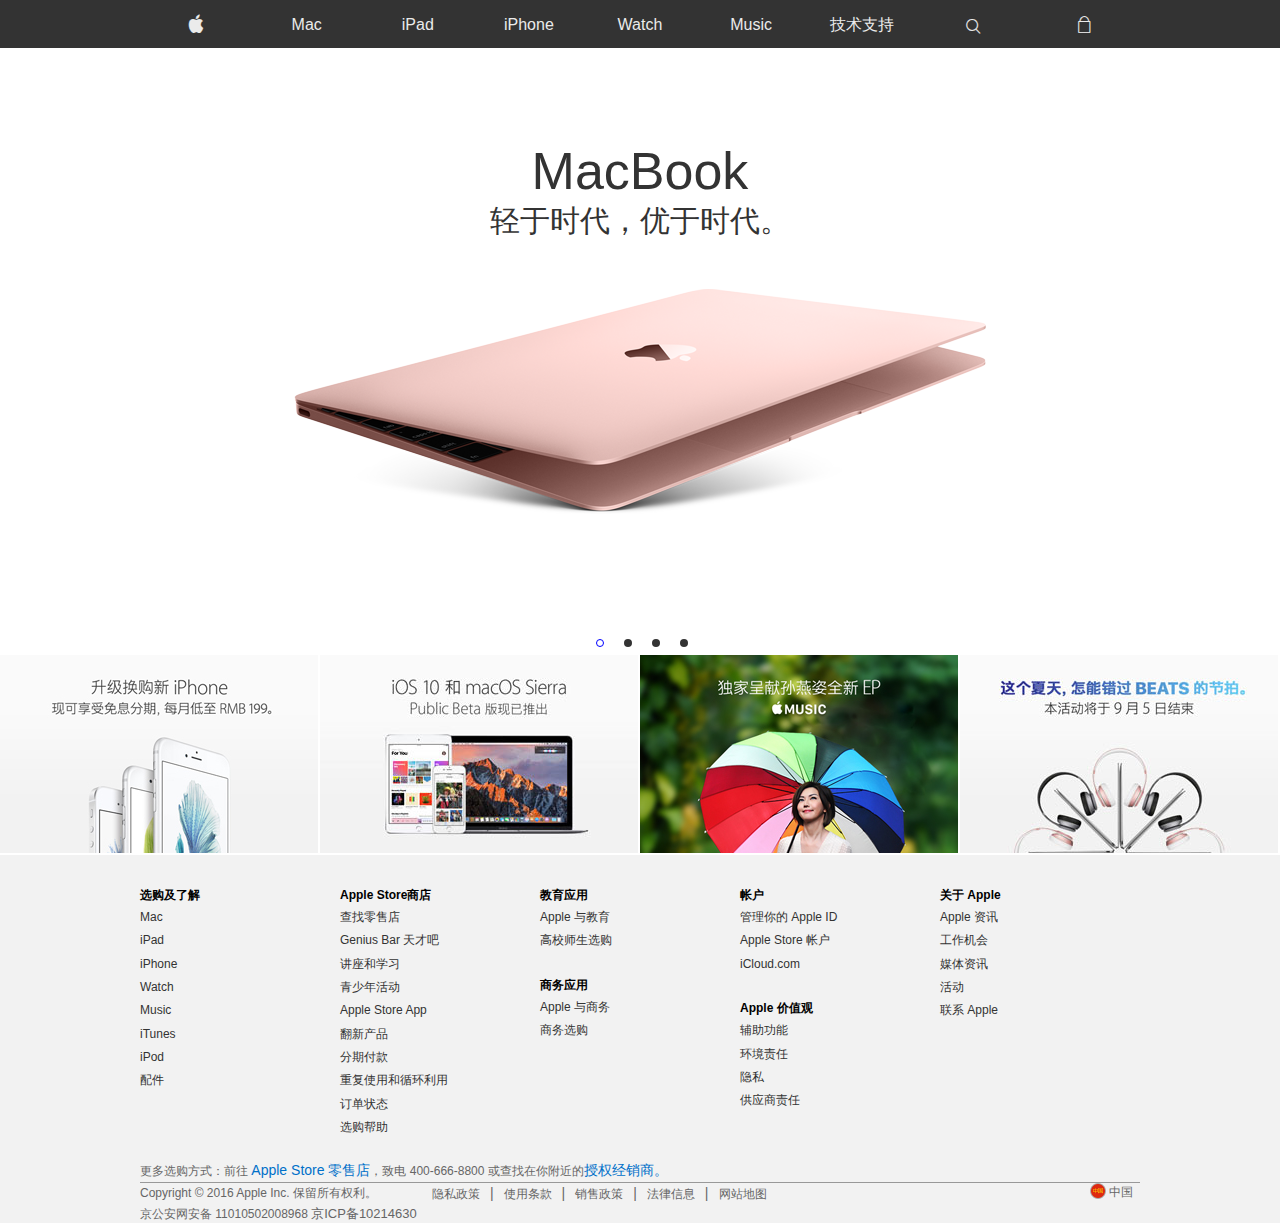
<file: index.html>
<!doctype html>
<html lang="en">
<head>
    <meta charset="UTF-8">
    <title>Document</title>
    <link rel="stylesheet" href="css/public.css">
    <link rel="stylesheet" href="css/xiangying.css">
    <link rel="stylesheet" href="icon/iconfont.css">
    <link rel="stylesheet" href="css/index.css">
    <link rel="stylesheet" href="xy.css">
</head>
<body>
<!--topnav start-->
<header>
    <div class="topnav">
            <ul class="nav">
                <div class="cha">
                    <div class="cha1"></div>
                    <div class="cha2"></div>
                </div>
                <li><a href="" class="iconfont icon-pingguo" style="font-size: 20px;line-height: 40px"></a></li>
                <li class="xs"><a href="">Mac</a></li>
                <li class="xs"><a href="">iPad</a></li>
                <li class="xs"><a href="">iPhone</a></li>
                <li class="xs"><a href="">Watch</a></li>
                <li class="xs"><a href="">Music</a></li>
                <li class="xs"><a href="">技术支持</a></li>
                <li class="xs"><a href="" class="iconfont icon-fangdajing"></a></li>
                <li><a href="" class="iconfont icon-s"></a></li>
            </ul>
            <ol class="hide">
                <li><a href="">Mac</a></li>
                <li><a href="">iPad</a></li>
                <li><a href="">iPhone</a></li>
                <li><a href="">Watch</a></li>
                <li><a href="">Music</a></li>
                <li><a href="">技术支持</a></li>
                <li><a href="" class="iconfont icon-fangdajing" style="font-size: 18px">&nbsp;搜索 apple.com</a></li>
            </ol>
    </div>
</header>
<!--topnav end-->
<!--banner start-->
<div class="bannerbox" id="bannerbox">
    <a href="" class="banner banner1"style="left: 0">
        <div class="mac">
            <span class="h2">MacBook</span>
            <span class="h3">轻于时代，优于时代。</span>
        </div>
    </a>
    <a href="" class="banner banner2">
        <div class="iphone">
            <span class="h2"></span>
            <span class="h3 yc">3D Touch、1200万像素照片、4K视频,强大功能集于一身。</span>
            <div class="xianzhi">
            <span class="h3">3D Touch、1200万像素照片、4K视频,强大功能集于一身。</span>
            </div>
        </div>
    </a>
    <a href="" class="banner banner3">
        <div class="ipad">
            <span class="h2">iPad Pro</span>
            <span class="h3">你的下一台电脑，<br>现更以两种尺寸呈现。</span>
        </div>
    </a>
    <a href="" class="banner banner4">
        <div class="watch">
            <span class="h2"></span>
            <span class="h3">一目了然，就是你。</span>
        </div>
    </a>
    <div class="btnz">
        <img src="img/btnz.png" alt="">
    </div>
    <div class="btny">
        <img src="img/btny.png" alt="">
    </div>
    <ul class="yuan">
        <li id="hehe"></li>
        <li></li>
        <li></li>
        <li></li>
    </ul>
</div>
<!--banner end-->
<!--situ start-->
<div class="container-fuild" id="container-fuild">
    <div class="row">
        <div class="col-l-3 col-m-6 col-s-12" id="i1"></div>
        <div class="col-l-3 col-m-6 col-s-12" id="i2"></div>
        <div class="col-l-3 col-m-6 col-s-12" id="i3"></div>
        <div class="col-l-3 col-m-6 col-s-12" id="i4"></div>
    </div>
</div>
<!--situ end-->
<!--footer start-->
<div class="footerbox" id="footerbox">
    <div class="footer" id="footer">
        <div class="listbox">
            <ul class="list list1">
                <li>选购及了解</li>
                <li><a href="">Mac</a></li>
                <li><a href="">iPad</a></li>
                <li><a href="">iPhone</a></li>
                <li><a href="">Watch</a></li>
                <li><a href="">Music</a></li>
                <li><a href="">iTunes</a></li>
                <li><a href="">iPod</a></li>
                <li><a href="">配件</a></li>
            </ul>
            <ul class="list list2">
                <li>Apple Store商店</li>
                <li><a href="">查找零售店</a></li>
                <li><a href="">Genius Bar 天才吧</a></li>
                <li><a href="">讲座和学习</a></li>
                <li><a href="">青少年活动</a></li>
                <li><a href="">Apple Store App</a></li>
                <li><a href="">翻新产品</a></li>
                <li><a href="">分期付款</a></li>
                <li><a href="">重复使用和循环利用</a></li>
                <li><a href="">订单状态</a></li>
                <li><a href="">选购帮助</a></li>
            </ul>
            <ul class="list list3">
                <li>教育应用</li>
                <li><a href="">Apple 与教育</a></li>
                <li><a href="">高校师生选购</a></li>
                <li><a href="">&nbsp;</a></li>
                <li style="color: #000;font-weight: bold;font-size: 12px;">商务应用</li>
                <li><a href="">Apple 与商务</a></li>
                <li><a href="">商务选购</a></li>
            </ul>
            <ul class="list list4">
                <li>帐户</li>
                <li><a href="">管理你的 Apple ID</a></li>
                <li><a href="">Apple Store 帐户</a></li>
                <li><a href="">iCloud.com</a></li>
                <li><a href="">&nbsp;</a></li>
                <li style="color: #000;font-weight: bold;font-size: 12px;">Apple 价值观</li>
                <li><a href="">辅助功能</a></li>
                <li><a href="">环境责任</a></li>
                <li><a href="">隐私</a></li>
                <li><a href="">供应商责任</a></li>
            </ul>
            <ul class="list list5">
                <li>关于 Apple</li>
                <li><a href="">Apple 资讯</a></li>
                <li><a href="">工作机会</a></li>
                <li><a href="">媒体资讯</a></li>
                <li><a href="">活动</a></li>
                <li><a href="">联系 Apple</a></li>
            </ul>
        </div>
        <div class="footbox">
            <div class="foot1">
                更多选购方式：前往 <a href="">Apple Store 零售店</a>，致电 400-666-8800 或查找在你附近的<a href="">授权经销商。</a>
            </div>
            <div class="foot2">
                <span class="foot-1">Copyright © 2016 Apple Inc. 保留所有权利。</span>
                <ul class="foot-2">
                    <li><a href="">隐私政策</a></li>
                    <li>|</li>
                    <li><a href="">使用条款</a></li>
                    <li>|</li>
                    <li><a href="">销售政策</a></li>
                    <li>|</li>
                    <li><a href="">法律信息</a></li>
                    <li>|</li>
                    <li><a href="">网站地图</a></li>
                </ul>
                <a href="" class="zhongguo">
                    <span class="zg"  style="float: left"></span>
                    <p>中国</p>
                </a>
                <div class="foot-3">京公安网安备 11010502008968 <a href="">京ICP备10214630</a></div>
            </div>
        </div>
    </div>
</div>
<!--footer end-->
<!--xy footer start-->
<div class="xy-footerbox" id="xy-footerbox">
    <div class="kong"></div>
    <div class="xyfoot-1">
        <span class="msb">选购及了解</span>
        <span class="msd">+</span>
    </div>
    <ul class="xyul-1">
        <li><a href="">Mac</a></li>
        <li><a href="">iPad</a></li>
        <li><a href="">iPhone</a></li>
        <li><a href="">Watch</a></li>
        <li><a href="">Music</a></li>
        <li><a href="">iTunes</a></li>
        <li><a href="">iPod</a></li>
        <li><a href="">配件</a></li>
    </ul>
    <div class="border"></div>
    <div class="xyfoot-1">
        <span class="msb">Apple Store商店</span>
        <span class="msd">+</span>
    </div>
    <ul class="xyul-1">
        <li><a href="">查找零售店</a></li>
        <li><a href="">Genius Bar 天才吧</a></li>
        <li><a href="">讲座和学习</a></li>
        <li><a href="">青少年活动</a></li>
        <li><a href="">Apple Store App</a></li>
        <li><a href="">翻新产品</a></li>
        <li><a href="">分期付款</a></li>
        <li><a href="">重复使用和循环利用</a></li>
        <li><a href="">订单状态</a></li>
        <li><a href="">选购帮助</a></li>
    </ul>
    <div class="border"></div>
    <div class="xyfoot-1">
        <span class="msb">教育应用</span>
        <span class="msd">+</span>
    </div>
    <ul class="xyul-1">
        <li><a href="">Apple 与教育</a></li>
        <li><a href="">高校师生选购</a></li>
    </ul>
    <div class="border"></div>
    <div class="xyfoot-1">
        <span class="msb">商务应用</span>
        <span class="msd">+</span>
    </div>
    <ul class="xyul-1">
        <li><a href="">Apple 与商务</a></li>
        <li><a href="">商务选购</a></li>
    </ul>
    <div class="border"></div>
    <div class="xyfoot-1">
        <span class="msb">账户</span>
        <span class="msd">+</span>
    </div>
    <ul class="xyul-1">
        <li><a href="">管理你的 Apple ID</a></li>
        <li><a href="">Apple Store 帐户</a></li>
        <li><a href="">iCloud.com</a></li>
    </ul>
    <div class="border"></div>
    <div class="xyfoot-1">
        <span class="msb">Apple 价值观</span>
        <span class="msd">+</span>
    </div>
    <ul class="xyul-1">
        <li><a href="">辅助功能</a></li>
        <li><a href="">环境责任</a></li>
        <li><a href="">隐私</a></li>
        <li><a href="">供应商责任</a></li>
    </ul>
    <div class="border"></div>
    <div class="xyfoot-1">
        <span class="msb">关于 Apple</span>
        <span class="msd">+</span>
    </div>
    <ul class="xyul-1">
        <li><a href="">Apple 资讯</a></li>
        <li><a href="">工作机会</a></li>
        <li><a href="">媒体资讯</a></li>
        <li><a href="">活动</a></li>
        <li><a href="">联系 Apple</a></li>
    </ul>
    <div class="border"></div>
    <div class="xysico">
        <div class="xyfootbox">
            <div class="xyfoot1">
                更多选购方式：前往 <a href="">Apple Store 零售店</a>，致电 400-666-8800 或查找在你附近的<a href="">授权经销商。</a>
            </div>
            <a href="" class="xyzhongguo">
                <span class="xyzg"  style="float: left"></span>
                <p>中国</p>
            </a>
            <div class="xyfoot2">
                <span class="xyfoot-1">Copyright © 2016 Apple Inc. 保留所有权利。</span>
                <ul class="xyfoot-2">
                    <li><a href="">隐私政策</a></li>
                    <li>|</li>
                    <li><a href="">使用条款</a></li>
                    <li>|</li>
                    <li><a href="">销售政策</a></li>
                    <li>|</li>
                    <li><a href="">法律信息</a></li>
                    <li>|</li>
                    <li><a href="">网站地图</a></li>
                </ul>

                <div class="xyfoot-3">京公安网安备 11010502008968 <a href="">京ICP备10214630</a></div>
            </div>
        </div>
    </div>
</div>
<!--xy footer end-->
</body>
<script src="js/jquery.js"></script>
<script src="js/index.js"></script>
</html>
</file>
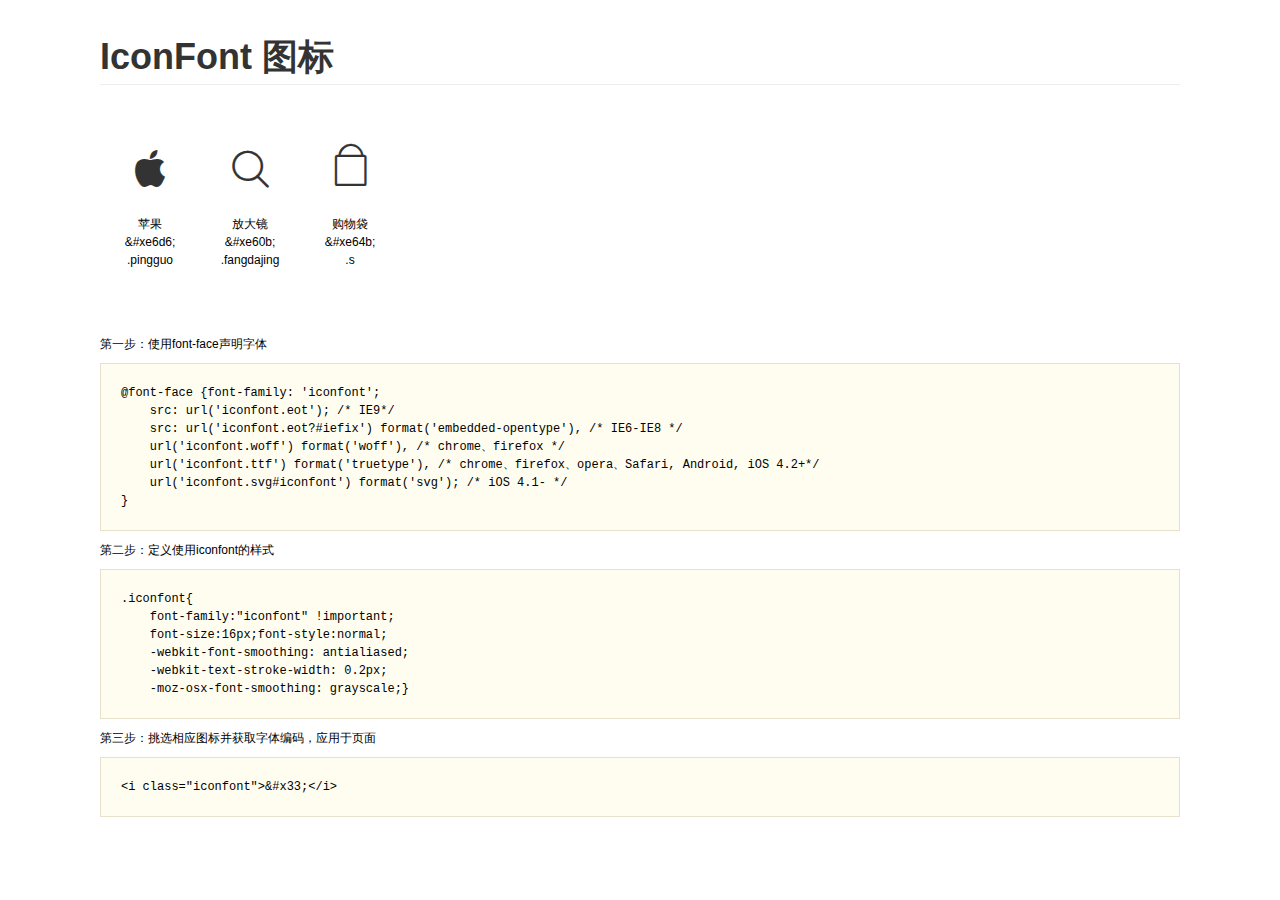
<file: icon/demo.html>
<!DOCTYPE html>
<html>
<head>
    <meta charset="utf-8"/>
    <title>IconFont</title>
    <link rel="stylesheet" href="demo.css">
    <link rel="stylesheet" href="iconfont.css">
</head>
<body>
    <div class="main">
        <h1>IconFont 图标</h1>
        <ul class="icon_lists clear">
            
                <li>
                <i class="icon iconfont">&#xe6d6;</i>
                    <div class="name">苹果</div>
                    <div class="code">&amp;#xe6d6;</div>
                    <div class="fontclass">.pingguo</div>
                </li>
            
                <li>
                <i class="icon iconfont">&#xe60b;</i>
                    <div class="name">放大镜</div>
                    <div class="code">&amp;#xe60b;</div>
                    <div class="fontclass">.fangdajing</div>
                </li>
            
                <li>
                <i class="icon iconfont">&#xe64b;</i>
                    <div class="name">购物袋</div>
                    <div class="code">&amp;#xe64b;</div>
                    <div class="fontclass">.s</div>
                </li>
            
        </ul>


        <div class="helps">
            第一步：使用font-face声明字体
            <pre>
@font-face {font-family: 'iconfont';
    src: url('iconfont.eot'); /* IE9*/
    src: url('iconfont.eot?#iefix') format('embedded-opentype'), /* IE6-IE8 */
    url('iconfont.woff') format('woff'), /* chrome、firefox */
    url('iconfont.ttf') format('truetype'), /* chrome、firefox、opera、Safari, Android, iOS 4.2+*/
    url('iconfont.svg#iconfont') format('svg'); /* iOS 4.1- */
}
</pre>
第二步：定义使用iconfont的样式
            <pre>
.iconfont{
    font-family:"iconfont" !important;
    font-size:16px;font-style:normal;
    -webkit-font-smoothing: antialiased;
    -webkit-text-stroke-width: 0.2px;
    -moz-osx-font-smoothing: grayscale;}
</pre>
第三步：挑选相应图标并获取字体编码，应用于页面
<pre>
&lt;i class="iconfont"&gt;&amp;#x33;&lt;/i&gt;
</pre>
        </div>

    </div>
</body>
</html>
</file>
<file: css/public.css>
body,p,h1,h2,h3,h4,h5,h6,ol,ul,li,dl,dt,dd,form,input{
    margin:0;
    padding:0;
    font-family: 'PingFang SC', 'Helvetica Neue', 'Helvetica', 'STHeitiSC-Light', 'Arial', sans-serif;
    font-size:14px;
    list-style:none;/*清除列表标签小圆点*/
}
a{
    color:#333;
    text-decoration: none;
}
img{
    border: none;
}
*{
    box-sizing: border-box;
}
</file>
<file: css/xiangying.css>
@media screen and (max-width: 1000px){
    .topnav .nav{
        width: 100%;
    }
    #footerbox{
        top: 1055px;
    }
    #footer{
        width: 100%;
    }
}
@media screen and (max-width: 700px){
    .topnav .nav li:nth-of-type(1){
        position: absolute;
        left: 45%;
    }
    .topnav .nav li:nth-last-of-type(1){
        position: absolute;
        right: 2px;
    }
    .topnav .nav .xs{
        display: none;
    }
    .topnav .nav .cha,.topnav .hide,.topnav .hide li a{
        display: block;
    }
    #bannerbox{
        height: 475px;
    }
    #bannerbox .banner1{
        background: url(../img/1.small.png) no-repeat center center;
    }
    #bannerbox .banner2{
        top: 90px;overflow: hidden;
        background: url(../img/1.small.jpg) no-repeat center center;
    }
    #bannerbox .iphone .h2{
        background: url(../img/3.small.png) no-repeat center center;
    }
    #bannerbox .watch .h2{
        background: url(../img/4.small.png) no-repeat center center;
    }
    #bannerbox .banner3{
        top: 90px;
        background: url(../img/2.small.jpg) no-repeat center center;
    }
    #bannerbox .xianzhi{
        display: block;
    }
    #bannerbox .yc{
        display: none;
    }
    #bannerbox .ipad{
        margin: 0px auto 0;
    }
    #bannerbox .banner4{
        background: url(../img/3.small.jpg) no-repeat center center;
    }
    #bannerbox .h3{
        font-size: 22px;
    }
    #bannerbox .mac{
        margin:50px auto 0;
    }
    #bannerbox .iphone{
        margin:40px auto 0;
    }
    #bannerbox .h2{
        font-size: 40px;
    }
    #container-fuild{
        top:523px
    }
    #footerbox{
        display: none;
    }
    body #xy-footerbox{
        display: block;
    }
}
</file>
<file: icon/iconfont.css>
@font-face {font-family: "iconfont";
  src: url('iconfont.eot?t=1472044521'); /* IE9*/
  src: url('iconfont.eot?t=1472044521#iefix') format('embedded-opentype'), /* IE6-IE8 */
  url('iconfont.woff?t=1472044521') format('woff'), /* chrome, firefox */
  url('iconfont.ttf?t=1472044521') format('truetype'), /* chrome, firefox, opera, Safari, Android, iOS 4.2+*/
  url('iconfont.svg?t=1472044521#iconfont') format('svg'); /* iOS 4.1- */
}

.iconfont {
  font-family:"iconfont" !important;
  font-style:normal;
  -webkit-font-smoothing: antialiased;
  -webkit-text-stroke-width: 0.2px;
  -moz-osx-font-smoothing: grayscale;
}
.icon-pingguo:before { content: "\e6d6"; }
.icon-fangdajing:before { content: "\e60b"; }
.icon-s:before { content: "\e64b"; }
</file>
<file: css/index.css>
/*导航*/
.topnav{
    width:100%;height:48px;z-index: 100;
    background: rgba(0,0,0,0.8);position: absolute;
    top: 0;
}
.topnav ul{
    width: 1000px;height: 100%;margin:0 auto;position: relative;
}
.cha{
    width: 30px;height: 100%;
    position: absolute;left: 5%;display: none;
}
.cha1{
    width: 15px;height: 1px;background: #fff;
    margin-top:20px ;transition: transform 1s ease;
}
.cha2{
    width: 15px;height: 1px;background: #fff;
    margin-top:6px ;transition: transform 1s ease;
}
.topnav ul li a{
    color: #fff;font-size: 16px;opacity: 0.9;
}
.topnav ul li a:hover{
    opacity: 0.65;
}
.topnav ul li{
    width:11.1111111%;height: 100%;float: left;
    text-align: center;line-height: 50px;
}
.hide{
    width: 100%;height:0;padding: 0 48px;background: rgba(0,0,0,0.8);display: none;transition: height 1s ease;overflow: hidden;z-index:100;position: absolute;
    top: 48px;
}
.topnav ol li{
    width:100%;height: 50px;opacity: 0;
    text-align: left;line-height: 50px;
    border-bottom: 1px solid #fff;
}
.topnav ol li a{
    color: #fff;font-size: 16px;
}
.topnav ol li a:hover{
    opacity: 0.65;
}
/**************************************************************/
/*banner*/
.bannerbox{
    /*小屏475*/
    width: 100%;height: 605px;overflow: hidden;
    background: #fff;border: 1px solid #fff;position:absolute;top: 48px;
}
.banner1{
    width: 100%;height: 100%;position: absolute;
    top: 62px;display:block;z-index: 1;
    background: url(../img/1.png) no-repeat center center;
}
.banner2{
    width: 100%;height: 100%;position: absolute;
    top: 102px;display:block;
    background: url(../img/1.jpg) no-repeat center center;
}
.iphone{
    width: 100%;height: 120px;
    margin: -20px auto 0;
}
.iphone .h2{
    width: 205px;height: 40px;margin: auto;display: block;
    background: url(../img/3.png) no-repeat center center;
}
.iphone .h3{
    font-family: "HanHei SC","PingHei","PingFang SC","STHeitiSC-Light","Helvetica Neue","Helvetica","Arial",sans-serif;
    font-size: 30px;margin: auto;display: block;
    text-align: center;font-weight: normal;
}
.banner3{
    width: 100%;height: 100%;position: absolute;
    top: 162px;display:block;
    background: url(../img/2.jpg) no-repeat center center;
}
.ipad{
    width: 100%;height: 120px;
    margin: -130px auto 0;
}
.xianzhi{
    width: 400px;margin: auto;display: none;
}
.ipad .h2{
    font-family: "HanHei SC","PingHei","PingFang SC","STHeitiSC-Light","Helvetica Neue","Helvetica","Arial",sans-serif;
    font-size: 52px;margin: auto;display: block;
    text-align: center;font-weight: normal;
}
.ipad .h3{
    font-family: "HanHei SC","PingHei","PingFang SC","STHeitiSC-Light","Helvetica Neue","Helvetica","Arial",sans-serif;
    font-size: 30px;margin: auto;display: block;
    text-align: center;font-weight: normal;
}
.banner4{
    width: 100%;height: 100%;position: absolute;
    top: 62px;display:block;
    background: url(../img/3.jpg) no-repeat center center;
}
.watch{
    width: 100%;height: 120px;
    margin: 50px auto 0;
}
.watch .h2{
    width: 184px;height: 39px;margin: auto;display: block;
    background: url(../img/4.png) no-repeat center center;
}
.watch .h3{
    font-family: "HanHei SC","PingHei","PingFang SC","STHeitiSC-Light","Helvetica Neue","Helvetica","Arial",sans-serif;
    font-size: 30px;margin: auto;display: block;
    text-align: center;font-weight: normal;
}
.banner{
    position: absolute;left: 100%;
}
.mac{
    width: 100%;height: 120px;
    margin: 30px auto 0;
}
.mac .h2{
    font-family: "HanHei SC","PingHei","PingFang SC","STHeitiSC-Light","Helvetica Neue","Helvetica","Arial",sans-serif;
    font-size: 52px;margin: auto;display: block;
    text-align: center;font-weight: normal;
}
.mac .h3{
    font-family: "HanHei SC","PingHei","PingFang SC","STHeitiSC-Light","Helvetica Neue","Helvetica","Arial",sans-serif;
    font-size: 30px;margin: auto;display: block;
    text-align: center;font-weight: normal;
}
.btnz,.btny{
    position: absolute;top: 50%;
    cursor: pointer;z-index: 10;
    opacity: 0;transition: all 1s ease;
}
.btnz{
    left: 20px;
}
.btny{
    right: 20px;
}
.yuan{
    width: 112px;height: 8px;z-index:999;
    position: absolute;bottom: 5px;left: 45%;
}
.yuan li{
    width: 8px;height: 8px;background: #333;z-index: 999;
    float: left;margin-left:20px;border-radius: 50%;
}
#hehe{
    background: #fff;border: 1px solid blue;
}
/*situ start*/
.container-fuild{
    position: absolute;top:653px;
    border-bottom: 2px solid #fff;
}
.row div[class*=col]{
    border-top: 2px solid #fff;
    border-right: 2px solid #fff;
    height: 200px;
}
#i1{
    background: url(../img/i1.jpg) no-repeat center center;
}
#i2{
    background: url(../img/i2.jpg) no-repeat center center;
}
#i3{
    background: url(../img/i3.jpg) no-repeat center center;
}
#i4{
    background: url(../img/i4.jpg) no-repeat center center;
}
/************************************************/
/*footer start*/
.footerbox{
    width: 100%;height: 368px;font-size: 12px;
    line-height: 1.66667;font-weight: 400;
    letter-spacing: normal;background-color: #f2f2f2;
    color: #666;overflow: hidden;
    position: absolute;top: 855px;
    z-index: 1;display: block;
}
.footer {
    width: 1000px;height: 100%;
    margin: auto;
}
.listbox{
    width: 100%;height: 252px;
    margin-top: 30px;
}
.list{
    float: left;width: 20%;
}
.list a{
    color: #333;font-size: 12px;
}
.list li:nth-of-type(1){
    color: #000;font-weight: bold;font-size: 12px;
}
.list a:hover{
    color: #000;text-decoration: underline;
}
.footbox{
    width: 100%;height:96px;color: #666;
    margin-top: 20px;
}
.foot1{
    width: 100%;height: 26px;border-bottom:1px solid #999;
    line-height: 26px;
}
.foot1 a{
    color:#0070c9;font-size: 14px;
}
.foot1 a:hover{
    color:#333;text-decoration: underline;
}
.foot2{
    width: 100%;height: 20px;
    line-height: 20px;color: #666;
}
.foot-1{
    float: left;
}
.foot-2{
    float: left;margin-left: 50px;
}
.foot-2 li{
    float: left;margin: 0 5px;
}
.foot-2 li a{
    font-size: 12px;color: #666;
}
.foot-2 li a:hover{
    color: #333;text-decoration: underline;
}
.zhongguo{
    display: block;
    float: right;width: 50px;height: 100%;
}
.zg{
    display: block;float: left;
    width: 16px;height: 16px;
    background: url(../img/zhongguo.png) no-repeat center center;
}
.zhongguo p{
    font-size: 12px;color: #666;float: left;
    margin-left: 3px;margin-top: -1px;
}
.zhongguo p:hover{
    color: #333;text-decoration: underline;
}
.foot-3{
    width: 100%;height: 20px;line-height: 20px;
    font-size: 12px;color:#666;
    float: left;
}
.foot-3 a{
    color: #666;font-size: 13px;
}
.foot-3 a:hover{
    color: #333;text-decoration: underline;
}
/****************************************************/
#xy-footerbox{
    width: 100%;height: auto;color: #666;display: none;
    position: absolute;top: 1325px;background-color: #f2f2f2;
}
.kong{
    width: 100%;height: 50px;
}
.xyfoot-1{
    width:100%;height: 39px;line-height: 39px;
    padding: 0 15px;
    cursor: pointer;
}
.msb{
    display: block;float: left;
}
.msd{
    display: block;float: right;
    transition: all 1s ease;
}
.xyul-1{
    width: 100%;height:0;margin: auto;
    padding: 0 30px;transition: height 1s ease;overflow: hidden;z-index:100;

}
.xyul-1 li{
    height: 30px;cursor: pointer;line-height: 30px;
}
.xyul-1 li a{
    font-size: 12px;color: #666;
}
.xyul-1 li a:hover{
    color: #333;text-decoration: underline;
}
.border{
    width: 96%;height: 1px;background: #666;
    margin: auto;
}
.xysico{
    width: 100%;height: 200px;
}
/*******************************************/
.xyfootbox{
    width: 94%;height:96px;color: #666;
    margin:20px 0;
}
.xyfoot1{
    width: 100%;height: 26px;text-align: center;
    line-height: 26px;font-size: 12px;
}
.xyfoot1 a{
    color:#0070c9;font-size: 14px;
}
.xyfoot1 a:hover{
    color:#333;text-decoration: underline;
}
.xyfoot2{
    width: 100%;height: 20px;font-size: 12px;
    line-height: 20px;color: #666;
}
.xyfoot-1{
    float: left;
}
.xyfoot-2{
    float: left;margin-left: 2%;
}
.xyfoot-2 li{
    float: left;margin: 0 5px;
}
.xyfoot-2 li a{
    font-size: 12px;color: #666;
}
.xyfoot-2 li a:hover{
    color: #333;text-decoration: underline;
}
.xyzhongguo{
    display: block;margin-left: 3%;
    float: left;width: 50px;height: 30px;
}
.xyzg{
    display: block;float: left;
    width: 16px;height: 16px;
    background: url(../img/zhongguo.png) no-repeat center center;
}
.xyzhongguo p{
    font-size: 12px;color: #666;float: left;
    margin-left: 3px;margin-top: -1px;
}
.xyzhongguo p:hover{
    color: #333;text-decoration: underline;
}
.xyfoot-3{
    width: 100%;height: 20px;line-height: 20px;
    font-size: 12px;color:#666;
    float: left;margin-left: 3%;
}
.xyfoot-3 a{
    color: #666;font-size: 13px;
}
.xyfoot-3 a:hover{
    color: #333;text-decoration: underline;
}
</file>
<file: xy.css>
* {
  box-sizing: border-box;
}
.container {
  margin: auto;
  width: 600px;
}
.container-fuild {
  width: 100%;
}
.container > .row {
  width: 100%;
  height: auto;
}
.container > .row:before,
.container > .row:after {
  content: "";
  display: block;
  clear: both;
}
.container-fuild > .row {
  width: 100%;
  height: auto;
}
.container-fuild > .row:before,
.container-fuild > .row:after {
  content: "";
  display: block;
  clear: both;
}
/*小屏*/
.container > .row > .col-s-1 {
  width: 8.33333333%;
  float: left;
}
.container-fuild > .row > .col-s-1 {
  width: 8.33333333%;
  float: left;
}
.container > .row > .col-s-2 {
  width: 16.66666667%;
  float: left;
}
.container-fuild > .row > .col-s-2 {
  width: 16.66666667%;
  float: left;
}
.container > .row > .col-s-3 {
  width: 25%;
  float: left;
}
.container-fuild > .row > .col-s-3 {
  width: 25%;
  float: left;
}
.container > .row > .col-s-4 {
  width: 33.33333333%;
  float: left;
}
.container-fuild > .row > .col-s-4 {
  width: 33.33333333%;
  float: left;
}
.container > .row > .col-s-5 {
  width: 41.66666667%;
  float: left;
}
.container-fuild > .row > .col-s-5 {
  width: 41.66666667%;
  float: left;
}
.container > .row > .col-s-6 {
  width: 50%;
  float: left;
}
.container-fuild > .row > .col-s-6 {
  width: 50%;
  float: left;
}
.container > .row > .col-s-7 {
  width: 58.33333333%;
  float: left;
}
.container-fuild > .row > .col-s-7 {
  width: 58.33333333%;
  float: left;
}
.container > .row > .col-s-8 {
  width: 66.66666667%;
  float: left;
}
.container-fuild > .row > .col-s-8 {
  width: 66.66666667%;
  float: left;
}
.container > .row > .col-s-9 {
  width: 75%;
  float: left;
}
.container-fuild > .row > .col-s-9 {
  width: 75%;
  float: left;
}
.container > .row > .col-s-10 {
  width: 83.33333333%;
  float: left;
}
.container-fuild > .row > .col-s-10 {
  width: 83.33333333%;
  float: left;
}
.container > .row > .col-s-11 {
  width: 91.66666667%;
  float: left;
}
.container-fuild > .row > .col-s-11 {
  width: 91.66666667%;
  float: left;
}
.container > .row > .col-s-12 {
  width: 100%;
  float: left;
}
.container-fuild > .row > .col-s-12 {
  width: 100%;
  float: left;
}
.container > .row > .col-s-hide {
  display: none;
}
.container-fuild > .row > .col-s-hide {
  display: none;
}
/*中屏*/
@media screen and (min-width: 700px) {
  .container {
    width: 700px;
  }
  .container > .row > .col-m-1 {
    width: 8.33333333%;
    float: left;
  }
  .container-fuild > .row > .col-m-1 {
    width: 8.33333333%;
    float: left;
  }
  .container > .row > .col-m-2 {
    width: 16.66666667%;
    float: left;
  }
  .container-fuild > .row > .col-m-2 {
    width: 16.66666667%;
    float: left;
  }
  .container > .row > .col-m-3 {
    width: 25%;
    float: left;
  }
  .container-fuild > .row > .col-m-3 {
    width: 25%;
    float: left;
  }
  .container > .row > .col-m-4 {
    width: 33.33333333%;
    float: left;
  }
  .container-fuild > .row > .col-m-4 {
    width: 33.33333333%;
    float: left;
  }
  .container > .row > .col-m-5 {
    width: 41.66666667%;
    float: left;
  }
  .container-fuild > .row > .col-m-5 {
    width: 41.66666667%;
    float: left;
  }
  .container > .row > .col-m-6 {
    width: 50%;
    float: left;
  }
  .container-fuild > .row > .col-m-6 {
    width: 50%;
    float: left;
  }
  .container > .row > .col-m-7 {
    width: 58.33333333%;
    float: left;
  }
  .container-fuild > .row > .col-m-7 {
    width: 58.33333333%;
    float: left;
  }
  .container > .row > .col-m-8 {
    width: 66.66666667%;
    float: left;
  }
  .container-fuild > .row > .col-m-8 {
    width: 66.66666667%;
    float: left;
  }
  .container > .row > .col-m-9 {
    width: 75%;
    float: left;
  }
  .container-fuild > .row > .col-m-9 {
    width: 75%;
    float: left;
  }
  .container > .row > .col-m-10 {
    width: 83.33333333%;
    float: left;
  }
  .container-fuild > .row > .col-m-10 {
    width: 83.33333333%;
    float: left;
  }
  .container > .row > .col-m-11 {
    width: 91.66666667%;
    float: left;
  }
  .container-fuild > .row > .col-m-11 {
    width: 91.66666667%;
    float: left;
  }
  .container > .row > .col-m-12 {
    width: 100%;
    float: left;
  }
  .container-fuild > .row > .col-m-12 {
    width: 100%;
    float: left;
  }
  .container > .row > .col-s-hide {
    display: block;
  }
  .container > .row > .col-l-hide {
    display: block;
  }
  .container > .row > .col-m-hide {
    display: none;
  }
  .container-fuild > .row > .col-s-hide {
    display: block;
  }
  .container-fuild > .row > .col-l-hide {
    display: block;
  }
  .container-fuild > .row > .col-m-hide {
    display: none;
  }
}
/*大屏*/
@media screen and (min-width: 1000px) {
  .container {
    width: 1000px;
  }
  .container > .row > .col-l-1 {
    width: 8.33333333%;
    float: left;
  }
  .container-fuild > .row > .col-l-1 {
    width: 8.33333333%;
    float: left;
  }
  .container > .row > .col-l-2 {
    width: 16.66666667%;
    float: left;
  }
  .container-fuild > .row > .col-l-2 {
    width: 16.66666667%;
    float: left;
  }
  .container > .row > .col-l-3 {
    width: 25%;
    float: left;
  }
  .container-fuild > .row > .col-l-3 {
    width: 25%;
    float: left;
  }
  .container > .row > .col-l-4 {
    width: 33.33333333%;
    float: left;
  }
  .container-fuild > .row > .col-l-4 {
    width: 33.33333333%;
    float: left;
  }
  .container > .row > .col-l-5 {
    width: 41.66666667%;
    float: left;
  }
  .container-fuild > .row > .col-l-5 {
    width: 41.66666667%;
    float: left;
  }
  .container > .row > .col-l-6 {
    width: 50%;
    float: left;
  }
  .container-fuild > .row > .col-l-6 {
    width: 50%;
    float: left;
  }
  .container > .row > .col-l-7 {
    width: 58.33333333%;
    float: left;
  }
  .container-fuild > .row > .col-l-7 {
    width: 58.33333333%;
    float: left;
  }
  .container > .row > .col-l-8 {
    width: 66.66666667%;
    float: left;
  }
  .container-fuild > .row > .col-l-8 {
    width: 66.66666667%;
    float: left;
  }
  .container > .row > .col-l-9 {
    width: 75%;
    float: left;
  }
  .container-fuild > .row > .col-l-9 {
    width: 75%;
    float: left;
  }
  .container > .row > .col-l-10 {
    width: 83.33333333%;
    float: left;
  }
  .container-fuild > .row > .col-l-10 {
    width: 83.33333333%;
    float: left;
  }
  .container > .row > .col-l-11 {
    width: 91.66666667%;
    float: left;
  }
  .container-fuild > .row > .col-l-11 {
    width: 91.66666667%;
    float: left;
  }
  .container > .row > .col-l-12 {
    width: 100%;
    float: left;
  }
  .container-fuild > .row > .col-l-12 {
    width: 100%;
    float: left;
  }
  .container > .row > .col-s-hide {
    display: block;
  }
  .container > .row > .col-m-hide {
    display: block;
  }
  .container > .row > .col-l-hide {
    display: none;
  }
  .container-fuild > .row > .col-s-hide {
    display: block;
  }
  .container-fuild > .row > .col-m-hide {
    display: block;
  }
  .container-fuild > .row > .col-l-hide {
    display: none;
  }
}
</file>
<file: icon/demo.css>
*{margin: 0;padding: 0;list-style: none;}
/*
KISSY CSS Reset
理念：1. reset 的目的不是清除浏览器的默认样式，这仅是部分工作。清除和重置是紧密不可分的。
2. reset 的目的不是让默认样式在所有浏览器下一致，而是减少默认样式有可能带来的问题。
3. reset 期望提供一套普适通用的基础样式。但没有银弹，推荐根据具体需求，裁剪和修改后再使用。
特色：1. 适应中文；2. 基于最新主流浏览器。
维护：玉伯<lifesinger@gmail.com>, 正淳<ragecarrier@gmail.com>
 */

/** 清除内外边距 **/
body, h1, h2, h3, h4, h5, h6, hr, p, blockquote, /* structural elements 结构元素 */
dl, dt, dd, ul, ol, li, /* list elements 列表元素 */
pre, /* text formatting elements 文本格式元素 */
form, fieldset, legend, button, input, textarea, /* form elements 表单元素 */
th, td /* table elements 表格元素 */ {
  margin: 0;
  padding: 0;
}

/** 设置默认字体 **/
body,
button, input, select, textarea /* for ie */ {
  font: 12px/1.5 tahoma, arial, \5b8b\4f53, sans-serif;
}
h1, h2, h3, h4, h5, h6 { font-size: 100%; }
address, cite, dfn, em, var { font-style: normal; } /* 将斜体扶正 */
code, kbd, pre, samp { font-family: courier new, courier, monospace; } /* 统一等宽字体 */
small { font-size: 12px; } /* 小于 12px 的中文很难阅读，让 small 正常化 */

/** 重置列表元素 **/
ul, ol { list-style: none; }

/** 重置文本格式元素 **/
a { text-decoration: none; }
a:hover { text-decoration: underline; }


/** 重置表单元素 **/
legend { color: #000; } /* for ie6 */
fieldset, img { border: 0; } /* img 搭车：让链接里的 img 无边框 */
button, input, select, textarea { font-size: 100%; } /* 使得表单元素在 ie 下能继承字体大小 */
/* 注：optgroup 无法扶正 */

/** 重置表格元素 **/
table { border-collapse: collapse; border-spacing: 0; }

/* 清除浮动 */
.ks-clear:after, .clear:after {
  content: '\20';
  display: block;
  height: 0;
  clear: both;
}
.ks-clear, .clear {
  *zoom: 1;
}

.main {padding: 30px 100px;}
.main h1{font-size:36px; color:#333; text-align:left;margin-bottom:30px; border-bottom: 1px solid #eee;}

.helps{margin-top:40px;}
.helps pre{
  padding:20px;
  margin:10px 0;
  border:solid 1px #e7e1cd;
  background-color: #fffdef;
  overflow: auto;
}

.icon_lists li{
  float:left;
  width: 100px;
  height:180px;
  text-align: center;
}
.icon_lists .icon{
  font-size: 42px;
  line-height: 100px;
  margin: 10px 0;
  color:#333;
  -webkit-transition: font-size 0.25s ease-out 0s;
  -moz-transition: font-size 0.25s ease-out 0s;
  transition: font-size 0.25s ease-out 0s;

}
.icon_lists .icon:hover{
  font-size: 100px;
}
</file>
